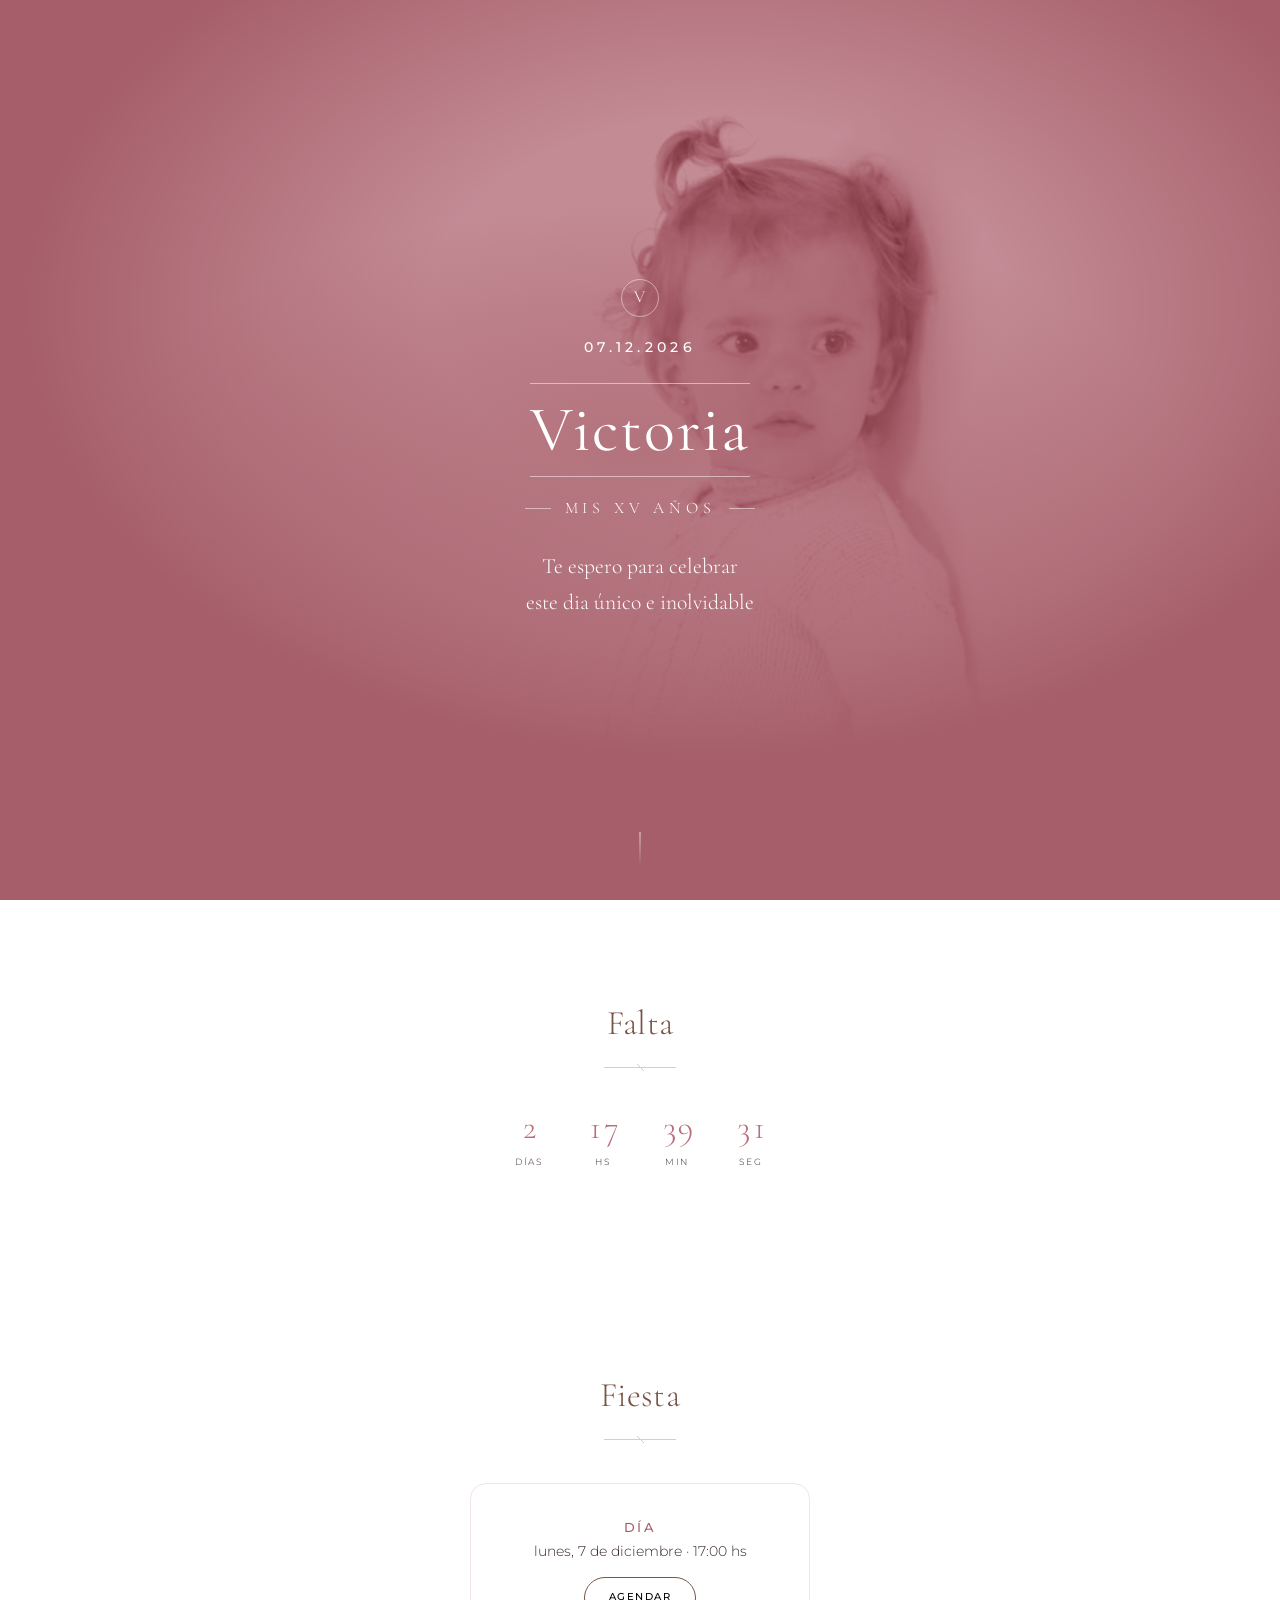
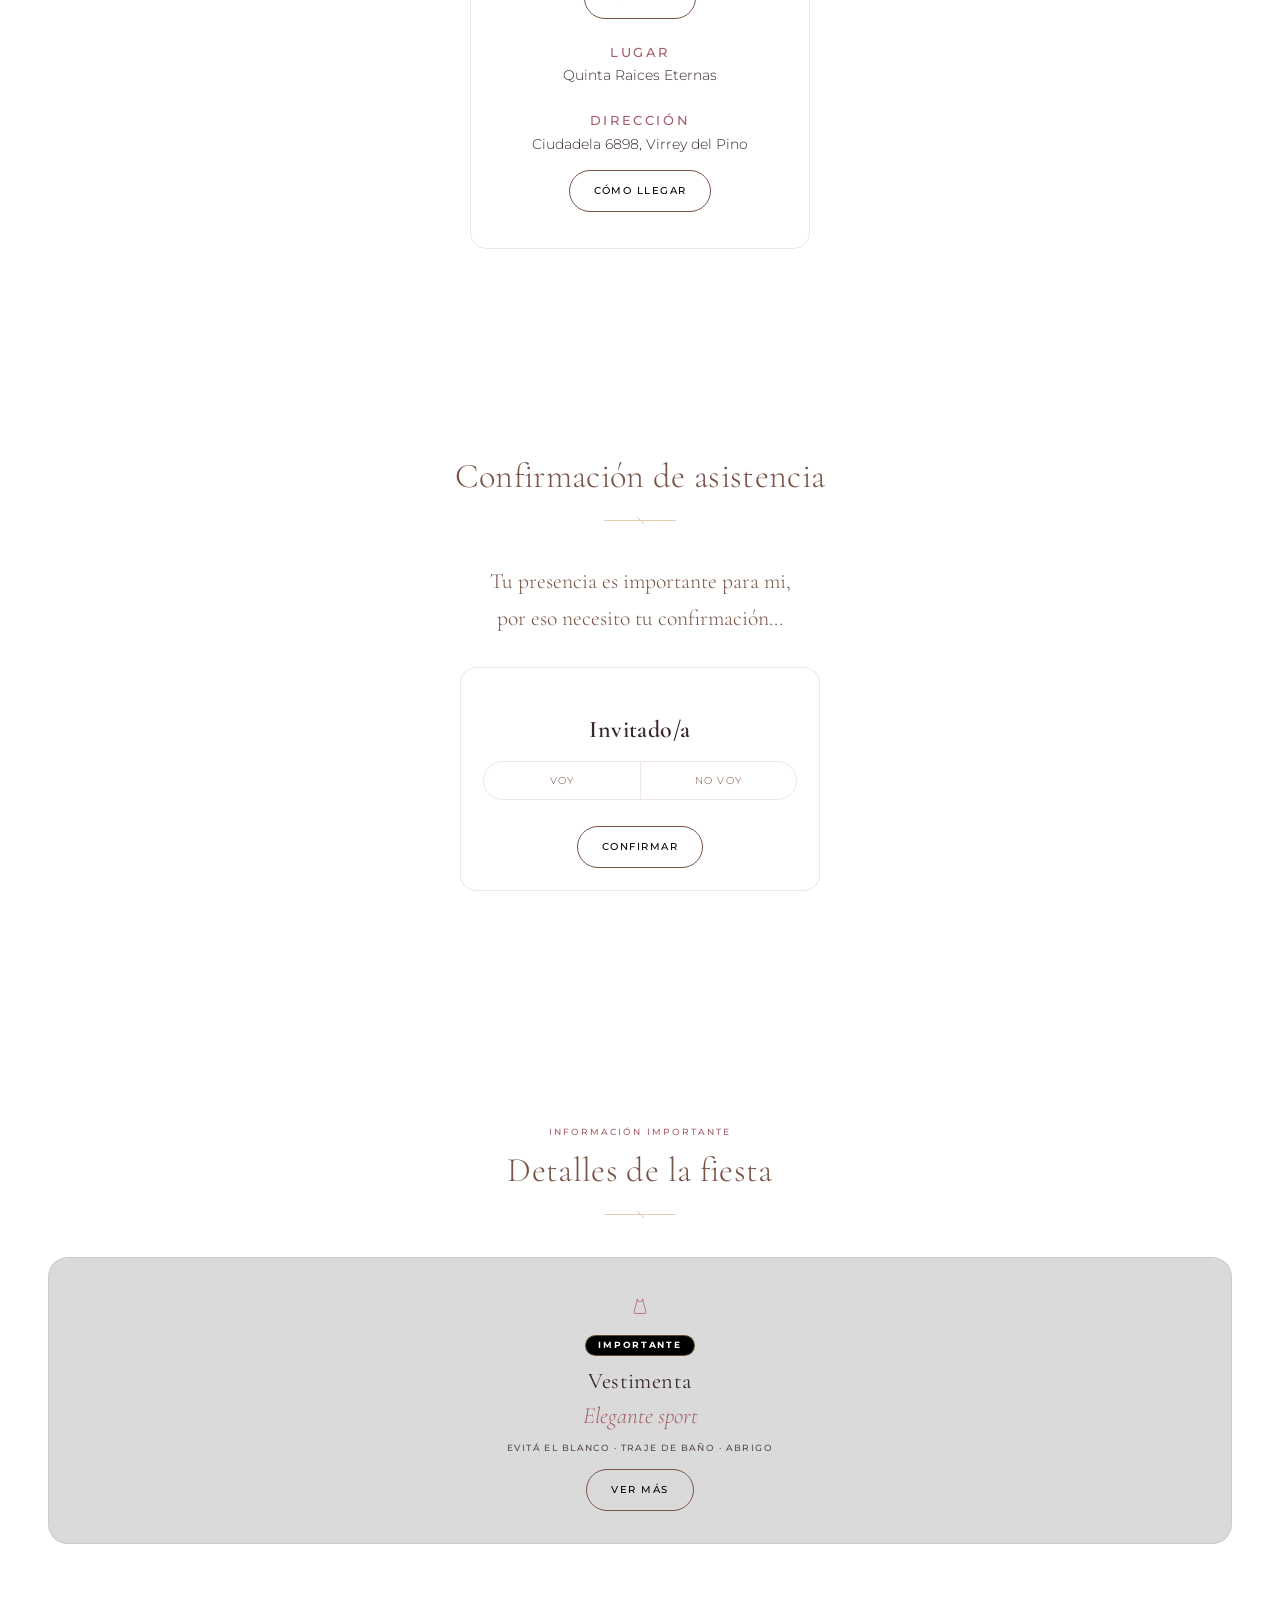
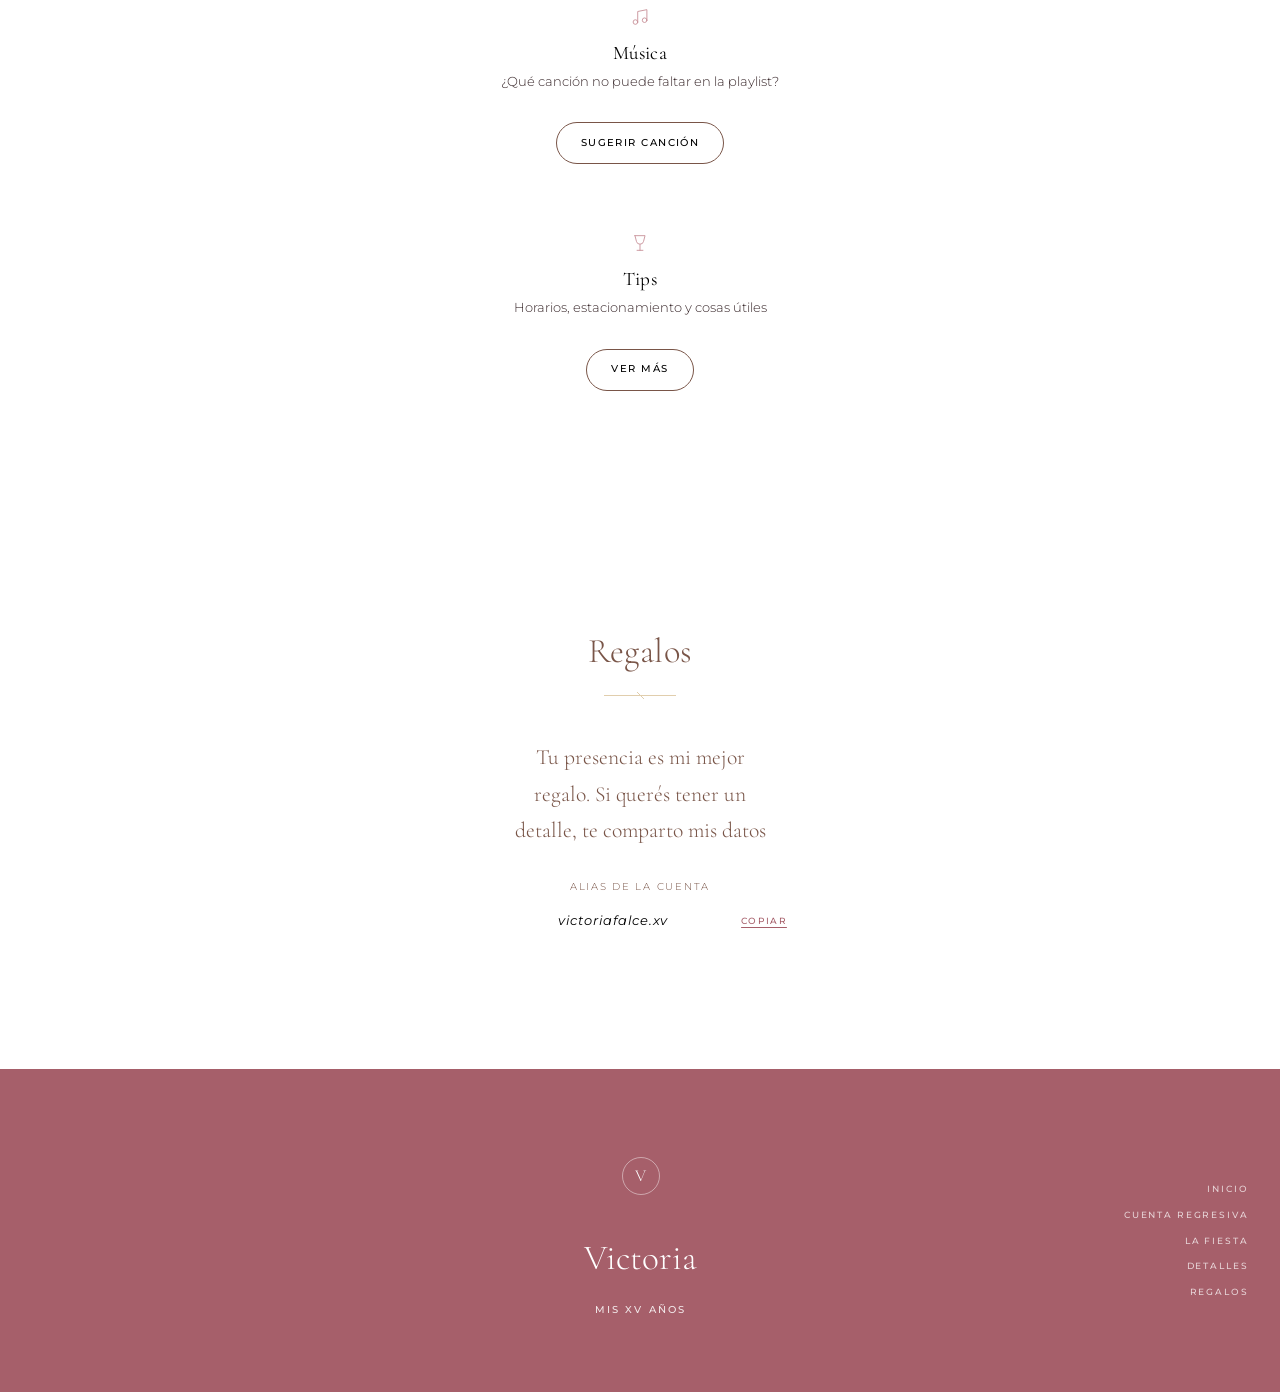
<file: index.html>
<!DOCTYPE html>
<html lang="es">

<head>
  <meta charset="utf-8">
  <meta name="viewport" content="width=device-width,initial-scale=1,viewport-fit=cover">
  <title>Mis XV · Victoria</title>
  <meta name="description" content="Invitación a los XV años de Victoria.">
  <meta property="og:type" content="website">
  <meta property="og:locale" content="es_AR">
  <meta property="og:title" content="Mis XV · Victoria">
  <meta property="og:description" content="Invitación a los XV años de Victoria.">
  <meta property="og:url" content="https://mavixv.netlify.app/">
  <meta property="og:image" content="https://mavixv.netlify.app/viky2.jpeg">
  <meta property="og:image:type" content="image/jpeg">
  <meta property="og:image:width" content="850">
  <meta property="og:image:height" content="1280">
  <meta property="og:image:alt" content="Invitación a los XV años de Victoria">
  <meta name="twitter:card" content="summary_large_image">
  <meta name="theme-color" content="#A65F6A">
  <link rel="icon"
    href="data:image/svg+xml,%3Csvg xmlns='http://www.w3.org/2000/svg' viewBox='0 0 64 64'%3E%3Crect width='64' height='64' fill='%23A65F6A'/%3E%3Ctext x='32' y='45' font-family='Georgia,serif' font-size='38' fill='%23FFFFFF' text-anchor='middle'%3EV%3C/text%3E%3C/svg%3E">
  <link rel="preconnect" href="https://fonts.googleapis.com">
  <link rel="preconnect" href="https://fonts.gstatic.com" crossorigin>
  <link
    href="https://fonts.googleapis.com/css2?family=Cormorant+Garamond:ital,wght@0,300;0,400;0,600;1,400&family=Montserrat:wght@300;400;500&display=swap"
    rel="stylesheet">
  <link rel="stylesheet" href="styles.css">
</head>

<body>
  <main class="wrap">

    <header class="sec rosa hero" id="inicio">
      <img class="hero-fondo" src="viky2.jpeg" alt="" aria-hidden="true" width="850" height="1280" decoding="async">

      <span class="monograma" aria-hidden="true">V</span>
      <p class="fecha" id="fechaTxt"></p>
      <h1><span id="nombreTxt" class="nombre-reveal">Victoria</span></h1>
      <p class="sub">Mis XV años</p>
      <p class="txt">Te espero para celebrar este dia único e inolvidable</p>
      <p class="aviso" id="invInvalida" role="alert" hidden></p>
      <span class="scroll-cue" aria-hidden="true"></span>
    </header>

    <section class="sec palido" id="cuenta" aria-labelledby="cuentaTitulo">
      <h2 id="cuentaTitulo">Falta</h2>
      <div class="count" aria-live="off">
        <div><b id="cd">0</b><span>días</span></div>
        <div><b id="ch">0</b><span>hs</span></div>
        <div><b id="cm">0</b><span>min</span></div>
        <div><b id="cs">0</b><span>seg</span></div>
      </div>
    </section>

    <section class="sec palido" id="fiesta" aria-labelledby="fiestaTitulo">
      <h2 id="fiestaTitulo">Fiesta</h2>
      <div class="card">
        <h3 style="font-size:small">Día</h3>
        <p id="diaTxt"></p>
        <a class="btn" id="btnAgenda" target="_blank" rel="noopener">Agendar</a>
        <h3 style="font-size:small">Lugar</h3>
        <p id="lugarTxt"></p>
        <h3 style="font-size:small">Dirección</h3>
        <p id="dirTxt"></p>
        <a class="btn" id="btnMapa" target="_blank" rel="noopener">Cómo llegar</a>
      </div>
    </section>

    <section class="sec palido" id="confirmar" aria-labelledby="rsvpTitulo">
      <h2 id="rsvpTitulo">Confirmación de asistencia</h2>
      <p class="txt">Tu presencia es importante para mi, por eso necesito tu confirmación...</p>
      <form id="fRsvp" class="rsvp">
        <div id="rsvpLista"></div>
        <button class="btn" type="submit" id="btnRsvp">Confirmar</button>
      </form>
      <p class="aviso" id="rsvpMsg" role="status"></p>
    </section>

    <section class="sec palido" id="detalles" aria-labelledby="detallesTitulo">
      <p class="eyebrow">Información importante</p>
      <h2 id="detallesTitulo">Detalles de la fiesta</h2>

      <article class="card mini vestimenta">
        <div class="vestimenta-etq">
          <span class="icono" aria-hidden="true">
            <svg viewBox="0 0 24 24" fill="none" stroke="currentColor" stroke-width="1" stroke-linecap="round"
              stroke-linejoin="round">
              <path d="M9 3.5 8 8l-2.6 9.8a1 1 0 0 0 1 1.2h11.2a1 1 0 0 0 1-1.2L16 8l-1-4.5" />
              <path d="M9 3.5c0 1.6 1.3 2.6 3 2.6s3-1 3-2.6" />
            </svg>
          </span>
          <span class="etiqueta">Importante</span>
          <h3>Vestimenta</h3>
        </div>
        <div class="vestimenta-cuerpo">
          <p class="dress">Elegante sport</p>
          <p class="mini-nota">Evitá el blanco · traje de baño · abrigo</p>
          <button class="btn" data-modal="mDress">Ver más</button>
        </div>
      </article>

      <div class="grid3">
        <article class="card mini">
          <span class="icono" aria-hidden="true">
            <svg viewBox="0 0 24 24" fill="none" stroke="currentColor" stroke-width="1" stroke-linecap="round"
              stroke-linejoin="round">
              <circle cx="7" cy="17.5" r="2.5" />
              <circle cx="17" cy="15.5" r="2.5" />
              <path d="M9.5 17.5V6l10-2v11.5" />
            </svg>
          </span>
          <h3>Música</h3>
          <p>¿Qué canción no puede faltar en la playlist?</p>
          <button class="btn" data-modal="mMusica">Sugerir canción</button>
        </article>
        <article class="card mini">
          <span class="icono" aria-hidden="true">
            <svg viewBox="0 0 24 24" fill="none" stroke="currentColor" stroke-width="1" stroke-linecap="round"
              stroke-linejoin="round">
              <path d="M6.5 4h11l-1.6 6.2a4 4 0 0 1-7.8 0L6.5 4z" />
              <path d="M12 13.8V20" />
              <path d="M8.8 20h6.4" />
            </svg>
          </span>
          <h3>Tips</h3>
          <p>Horarios, estacionamiento y cosas útiles</p>
          <button class="btn" data-modal="mTips">Ver más</button>
        </article>
      </div>
    </section>

    <section class="sec palido" id="regalos" aria-labelledby="regalosTitulo">
      <h2 id="regalosTitulo">Regalos</h2>
      <p class="txt">Tu presencia es mi mejor regalo. Si querés tener un detalle, te comparto mis datos</p>
      <label class="alias" for="aliasInp">Alias de la cuenta
        <span><input id="aliasInp" type="text" readonly><button class="btn" id="btnCopiar"
            type="button">Copiar</button></span>
      </label>
      <p class="aviso" id="copiado" role="status"></p>
    </section>


    <footer class="sec rosa pie">
      <div class="pie-firma">
        <span class="monograma" aria-hidden="true">V</span>
        <p class="firma"><span id="nombreFirma">Victoria</span><br><small>Mis XV años</small></p>
      </div>
      <nav class="pie-nav" aria-label="Secciones de la invitación">
        <a href="#inicio">Inicio</a>
        <a href="#cuenta">Cuenta regresiva</a>
        <a href="#fiesta">La fiesta</a>
        <a href="#detalles">Detalles</a>
        <a href="#regalos">Regalos</a>
      </nav>
    </footer>

  </main>

  <div class="cta-fija" id="ctaFija">
    <a class="btn" href="#confirmar">Ir a confirmar asistencia</a>
  </div>

  <dialog id="mMusica">
    <form method="dialog" class="cerrar"><button aria-label="Cerrar">✕</button></form>
    <h3>Sugerir canción</h3>
    <form id="fMusica">
      <label>Canción<input name="cancion" required maxlength="80"></label>
      <label>Artista<input name="artista" required maxlength="80"></label>
      <button class="btn" type="submit">Enviar sugerencia</button>
    </form>
    <p class="aviso" id="musicaMsg" role="status"></p>
  </dialog>

  <dialog id="mDress">
    <form method="dialog" class="cerrar"><button aria-label="Cerrar">✕</button></form>
    <h3>Dress code</h3>
    <p>Elegante sport, evitá usar color BLANCO, un traje de baño y abrigo para mas tarde.</p>
  </dialog>

  <dialog id="mTips">
    <form method="dialog" class="cerrar"><button aria-label="Cerrar">✕</button></form>
    <h3>Tips</h3>
    <p>Llegá a horario para el recibimiento y no perderte lo mas importante, recordá que hay pileta y llevá abrigo
      por si refresca.</p>
  </dialog>

  <div class="toast" id="aviso" role="status" aria-live="polite"></div>

  <script src="token.js"></script>
  <script src="app.js"></script>
</body>

</html>
</file>
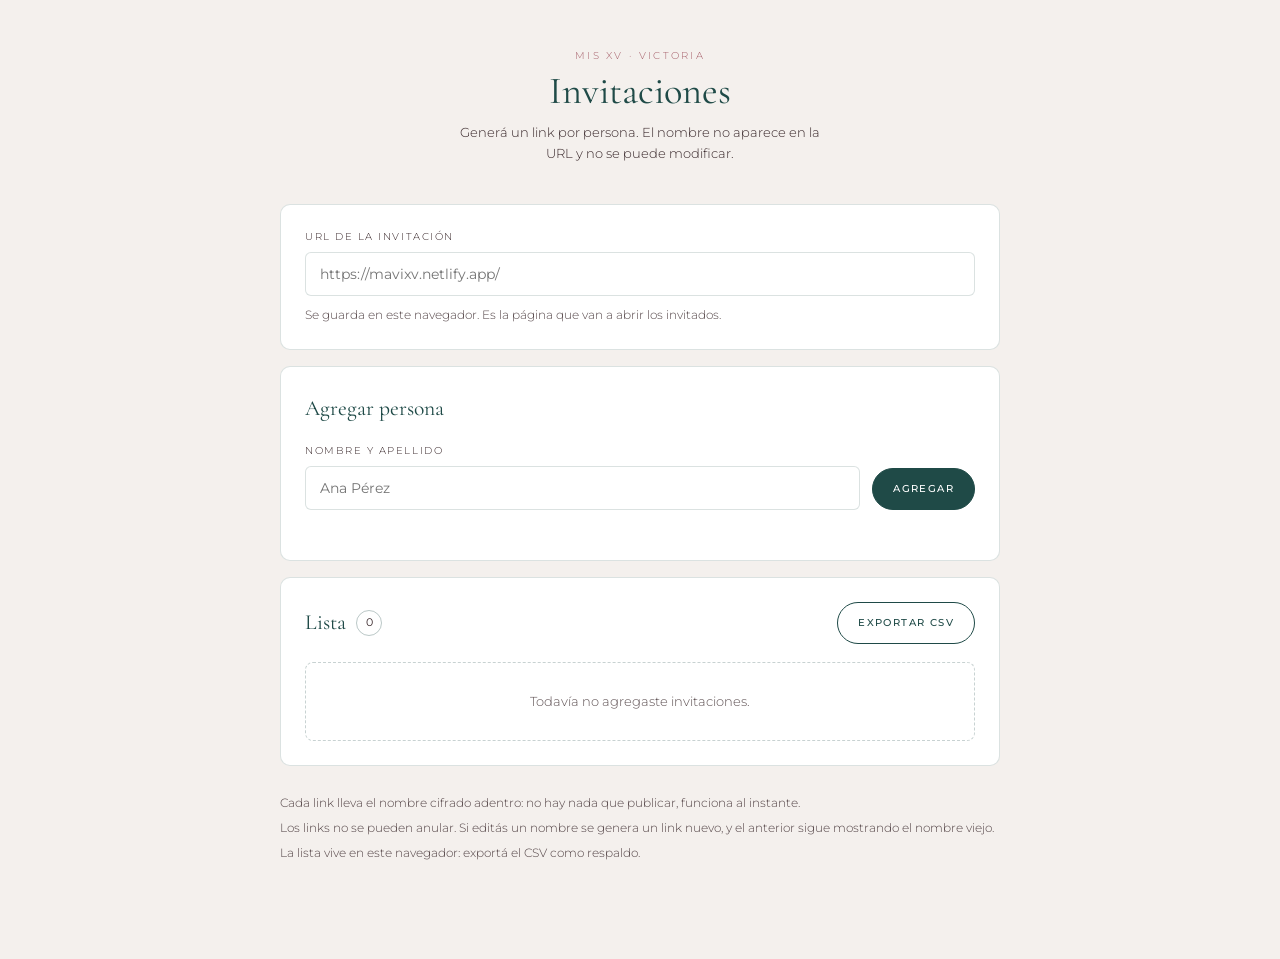
<file: vikyad.html>
<!DOCTYPE html>
<html lang="es">

<head>
  <meta charset="utf-8">
  <meta name="viewport" content="width=device-width,initial-scale=1">
  <meta name="robots" content="noindex,nofollow">
  <title>Panel de invitaciones</title>
  <link rel="preconnect" href="https://fonts.googleapis.com">
  <link rel="preconnect" href="https://fonts.gstatic.com" crossorigin>
  <link
    href="https://fonts.googleapis.com/css2?family=Cormorant+Garamond:wght@400;600&family=Montserrat:wght@300;400;500&display=swap"
    rel="stylesheet">
  <link rel="stylesheet" href="admin.css">
</head>

<body>
  <main class="panel">
    <header class="encabezado">
      <p class="marca">Mis XV · Victoria</p>
      <h1>Invitaciones</h1>
      <p class="sub">Generá un link por persona. El nombre no aparece en la URL y no se puede modificar.</p>
    </header>

    <section class="bloque">
      <label class="campo" for="base">
        <span>URL de la invitación</span>
        <input id="base" type="text" placeholder="https://mavixv.netlify.app/" autocomplete="off" spellcheck="false">
      </label>
      <p class="ayuda">Se guarda en este navegador. Es la página que van a abrir los invitados.</p>
    </section>

    <section class="bloque">
      <h2>Agregar persona</h2>
      <form id="fAlta" class="alta" autocomplete="off">
        <label class="campo" for="nombre">
          <span>Nombre y apellido</span>
          <input id="nombre" name="nombre" required maxlength="60" placeholder="Ana Pérez">
        </label>
        <button class="btn primario" type="submit">Agregar</button>
      </form>
      <p class="aviso" id="altaMsg" role="status"></p>
    </section>

    <section class="bloque">
      <div class="bloque-cabecera">
        <h2>Lista <span class="contador" id="contador">0</span></h2>
        <div class="acciones">
          <button class="btn" id="btnCsv" type="button">Exportar CSV</button>
        </div>
      </div>
      <p class="vacio" id="vacio">Todavía no agregaste invitaciones.</p>
      <ul class="lista" id="lista"></ul>
    </section>

    <footer class="pie-panel">
      <p>Cada link lleva el nombre cifrado adentro: no hay nada que publicar, funciona al instante.</p>
      <p>Los links no se pueden anular. Si editás un nombre se genera un link nuevo, y el anterior sigue mostrando el
        nombre viejo.</p>
      <p>La lista vive en este navegador: exportá el CSV como respaldo.</p>
    </footer>
  </main>

  <div class="toast" id="toast" role="status" aria-live="polite"></div>

  <script src="token.js"></script>
  <script src="vikyad.js"></script>
</body>

</html>
</file>
<file: styles.css>
/* ===== Tokens ===== */
:root {
    --rosa: #B76E79;
    --rosa-osc: #A65F6A;
    --verde: #1f4a47;
    --gris: #38272A;
    --blanco: #FFFFFF;
    --fondo: #F4F0ED;
    --linea: rgba(31, 74, 71, .16);
    --linea-fuerte: rgba(31, 74, 71, .3);
    --linea-clara: rgba(255, 255, 255, .5);
    --linea-rosa: rgba(183, 110, 121, .18);
    --champagne: #C9A66B;
    --serif: "Cormorant Garamond", Georgia, serif;
    --sans: "Montserrat", system-ui, sans-serif;
    --radio: 2px;
}

* {
    box-sizing: border-box;
    margin: 0;
}

html {
    scroll-behavior: smooth;
    -webkit-text-size-adjust: 100%;
}

body {
    background: var(--fondo);
    color: var(--verde);
    font-family: var(--sans);
    font-weight: 300;
    font-size: 14px;
    line-height: 1.7;
    -webkit-font-smoothing: antialiased;
    text-rendering: optimizeLegibility;
}

.wrap {
    position: relative;
    margin: 0 auto;
    background: var(--blanco);
    box-shadow: 0 10px 40px rgba(56, 39, 42, .07);
    overflow: hidden;
}

@media (max-width: 520px) {
    .wrap {
        box-shadow: none;
    }
}

.sec {
    position: relative;
    padding: 96px 32px;
    text-align: center;
}

@media (min-width: 700px) {
    .sec {
        padding: 104px 48px;
    }
}

.rosa {
    background: var(--rosa-osc);
    color: var(--blanco);
}

.palido {
    background: var(--blanco);
    color: var(--verde);
}

/* ===== Tipografía ===== */
h1,
h2,
h3,
.firma,
.count b,
.hash {
    font-family: var(--serif);
    font-weight: 400;
    line-height: 1.15;
}

h2 {
    font-size: 2.15rem;
    font-weight: 300;
    letter-spacing: .01em;
    margin-bottom: 40px;
    text-wrap: balance;
}

h2::after {
    content: "";
    display: block;
    width: 72px;
    height: 7px;
    margin: 20px auto 0;
    background:
        linear-gradient(var(--champagne), var(--champagne)) center / 72px 1px no-repeat,
        linear-gradient(45deg, transparent 44%, var(--champagne) 44% 56%, transparent 56%) center / 7px 7px no-repeat;
    opacity: .55;
}

h3 {
    font-size: 1.05rem;
    font-weight: 600;
    letter-spacing: .04em;
    margin-bottom: 4px;
    color: var(--verde);
}

p {
    font-size: .88rem;
}

.txt {
    max-width: 32ch;
    margin: 0 auto;
    font-family: var(--serif);
    font-size: 1.35rem;
    font-style: normal;
    line-height: 1.7;
    opacity: .9;
    text-wrap: balance;
}

.rosa .txt {
    opacity: 1;
}

/* ===== Hero ===== */
.hero {
    min-height: 100vh;
    min-height: 100svh;
    display: flex;
    flex-direction: column;
    align-items: center;
    justify-content: center;
    padding-top: 96px;
    padding-bottom: 96px;
}

.hero .fecha {
    font-size: .9rem;
    font-weight: 500;
    letter-spacing: .3em;
    text-transform: uppercase;
}

.hero h1 {
    margin: 24px 0 18px;
}

.hero h1 span {
    display: inline-block;
    font-size: clamp(2.9rem, 13vw, 4rem);
    line-height: 1.05;
    padding: 12px 0;
    border-block: 1px solid var(--linea-clara);
    letter-spacing: .03em;
}


@supports ((background-clip: text) or (-webkit-background-clip: text)) {
    .nombre-reveal {
        animation: nombre-reveal 1.6s cubic-bezier(.22, .61, .36, 1) .2s 1 both;
    }

    @keyframes nombre-reveal {
        from {
            opacity: 0;
            letter-spacing: .12em;
            transform: translateY(8px);
        }

        to {
            opacity: 1;
            letter-spacing: .03em;
            transform: none;
        }
    }
}


.hero .sub {
    display: flex;
    align-items: center;
    justify-content: center;
    gap: 14px;
    font-family: var(--serif);
    font-size: 1rem;
    letter-spacing: .3em;
    text-transform: uppercase;
}

.hero .sub::before,
.hero .sub::after {
    content: "";
    width: 26px;
    height: 1px;
    flex: none;
    background: rgba(255, 255, 255, .5);
}

.hero .txt {
    margin-top: 26px;
    max-width: 28ch;
}

.scroll-cue {
    position: absolute;
    bottom: 34px;
    left: 50%;
    width: 1px;
    height: 34px;
    background: linear-gradient(to bottom, rgba(255, 255, 255, .8), transparent);
    transform: translateX(-50%);
    animation: cue 3.6s ease-in-out infinite;
}

@keyframes cue {

    0%,
    100% {
        opacity: .2;
        transform: translate(-50%, 0);
    }

    50% {
        opacity: .9;
        transform: translate(-50%, 8px);
    }
}

/* Foto de fondo del hero: duotono cálido fundido con el rosa */
.hero-fondo {
    position: absolute;
    inset: 0;
    z-index: 0;
    width: 100%;
    height: 100%;
    object-fit: cover;
    object-position: 56% 12%;
    opacity: .75;
    mix-blend-mode: soft-light;
    filter: grayscale(1) contrast(1.55) brightness(.98);
    -webkit-mask-image: radial-gradient(54% 50% at 56% 34%, #000 42%, transparent 100%);
    mask-image: radial-gradient(54% 50% at 56% 34%, #000 42%, transparent 100%);
    pointer-events: none;
}

/* El contenido del hero queda por encima de la foto */
.hero>*:not(.hero-fondo):not(.scroll-cue) {
    position: relative;
    z-index: 1;
}

/* Halo rosa detrás del texto, para que el título siempre se lea */
.hero::after {
    content: "";
    position: absolute;
    inset: 0;
    z-index: 0;
    pointer-events: none;
    background: radial-gradient(52% 34% at 50% 50%,
            rgba(166, 95, 106, .55) 0%,
            rgba(166, 95, 106, .25) 50%,
            rgba(166, 95, 106, 0) 80%);
}

@media (max-width: 559px) {
    .hero-fondo {
        opacity: .7;
        object-position: 54% 50%;
    }
}

/* ===== Cuenta regresiva ===== */
.count {
    display: flex;
    justify-content: center;
}

.count div {
    display: flex;
    flex-direction: column;
    align-items: center;
    min-width: 74px;
    padding: 0 14px;
    border-left: 1px solid var(--linea-champagne);
}

.count div:first-child {
    border-left: 0;
}

.count b {
    font-size: 2.1rem;
    line-height: 1;
    font-weight: 300;
    color: var(--rosa);
    font-variant-numeric: tabular-nums;
}

.count span {
    margin-top: 9px;
    font-size: .56rem;
    letter-spacing: .2em;
    text-transform: uppercase;
    color: var(--gris);
}

/* ===== Botones ===== */
.btn {
    display: inline-flex;
    align-items: center;
    justify-content: center;
    min-height: 42px;
    padding: 10px 24px;
    border: 1px solid #795548;
    border-radius: 999px;
    background: transparent;
    color: black;
    font: 500 .64rem/1 var(--sans);
    letter-spacing: .14em;
    text-transform: uppercase;
    text-decoration: none;
    cursor: pointer;
    transition: background .25s ease, color .25s ease, border-color .25s ease, transform .15s ease;
}

.btn:hover {
    background: rgba(31, 74, 71, .07);
    border-color: #795548;
    color: var(--verde);
}

.btn:active {
    transform: scale(.97);
}

.btn:disabled {
    opacity: .55;
    cursor: wait;
}

.rosa .btn {
    border-color: var(--linea-clara);
    color: var(--blanco);
}

.rosa .btn:hover {
    background: rgba(255, 255, 255, .14);
    border-color: var(--blanco);
    color: var(--blanco);
}

:focus-visible {
    outline: 2px solid var(--rosa-osc);
    outline-offset: 3px;
}

::selection {
    background: rgba(183, 110, 121, .22);
    color: inherit;
}

/* ===== Card de fiesta ===== */
.card {
    max-width: 340px;
    margin: 0 auto;
    padding: 36px 28px;
    border: 1px solid var(--linea-rosa);
    border-radius: 1rem;
    transition: transform .2s ease, box-shadow .2s ease;
}

.card:not(.mini):hover {
    transform: translateY(-2px);
    box-shadow: 0 8px 24px rgba(56, 39, 42, .05);
}

.card h3 {
    margin-top: 26px;
    font-family: var(--sans);
    font-size: .58rem;
    font-weight: 500;
    letter-spacing: .2em;
    text-transform: uppercase;
    color: var(--rosa-osc);
}

.card h3:first-child {
    margin-top: 0;
}

.card p {
    margin-top: 6px;
    font-family: var(--sans);
    font-size: 0.90rem;
    line-height: 1.5;
    color: var(--gris);
}

.card .btn {
    margin-top: 14px;
}

/* ===== Detalles (lista minimal) ===== */
.grid3 {
    display: grid;
    border-block: 1px solid var(--linea-champagne);
}

.mini {
    max-width: none;
    padding: 34px 8px;
    border: 0;
    border-radius: 0;
}

.mini+.mini {
    border-top: 1px solid var(--linea-champagne);
}

.mini h3 {
    margin: 0 0 6px;
    font-family: var(--serif);
    font-size: 1.2rem;
    font-weight: 400;
    letter-spacing: .02em;
    text-transform: none;
    color: black;
}

.mini p {
    margin-bottom: 16px;
    font-family: var(--sans);
    font-size: .84rem;
    line-height: 1.65;
    color: var(--gris);
}

/* ===== Detalles: vestimenta destacada ===== */
#detalles .eyebrow {
    margin-bottom: 14px;
    font: 500 .58rem/1 var(--sans);
    letter-spacing: .22em;
    text-transform: uppercase;
    color: var(--rosa-osc);
}

#detalles .vestimenta {
    margin-bottom: 28px;
    padding: 38px 24px 32px;
    border: 1px solid var(--linea-rosa);
    border-radius: 1.25rem;
    background: rgb(170 170 170 / 44%);
}

#detalles .vestimenta .icono {
    opacity: 1;
}

#detalles .vestimenta .etiqueta {
    background: black;
    display: inline-block;
    margin-bottom: 12px;
    padding: 5px 12px;
    border: 1px solid rgba(201, 166, 107, .45);
    border-radius: 999px;
    font: 500 .54rem / 1 var(--sans);
    letter-spacing: .2em;
    text-transform: uppercase;
    color: #ffffff;
    font-weight: bold;
}

#detalles .vestimenta h3 {
    margin: 0 0 8px;
    font-size: 1.4rem;
    color: var(--gris);
}

#detalles .vestimenta .dress {
    margin: 0 auto;
    font-family: var(--serif);
    font-style: italic;
    font-size: 1.45rem;
    line-height: 1.3;
    color: var(--rosa-osc);
}

#detalles .vestimenta .mini-nota {
    margin-top: 8px;
    margin-bottom: 0;
    font: 500 .56rem/1.7 var(--sans);
    letter-spacing: .16em;
    text-transform: uppercase;
    color: var(--gris);
    opacity: .8;
}

/* ===== RSVP ===== */
.rsvp {
    max-width: 360px;
    margin: 30px auto 0;
    padding: 26px 22px 22px;
    border: 1px solid var(--linea-rosa);
    border-radius: 1rem;
    background: var(--blanco);
}

.rsvp>div {
    display: grid;
    gap: 0;
    margin-bottom: 22px;
}

.persona {
    padding: 16px 0;
    border: 0;
    border-bottom: 1px solid var(--linea-rosa);
    border-radius: 0;
    text-align: left;
}

.persona:last-child {
    border-bottom: 0;
    padding-bottom: 4px;
}

.persona b {
    display: block;
    margin-bottom: 10px;
    font-family: var(--serif);
    font-weight: 600;
    font-size: 1.50rem;
    letter-spacing: .02em;
    text-align-last: center;
    color: #38272A;
}

.opc {
    display: flex;
    gap: 0;
    border: 1px solid var(--linea-rosa);
    border-radius: 999px;
    overflow: hidden;
}

.opc label {
    flex: 1;
    cursor: pointer;
    position: relative;
}

.opc input {
    position: absolute;
    opacity: 0;
    width: 0;
    padding: 0;
    border: 0;
}

.opc span {
    display: block;
    padding: 10px 6px;
    border: 0;
    border-radius: 0;
    font-size: .64rem;
    letter-spacing: .12em;
    text-transform: uppercase;
    text-align: center;
    transition: background .2s ease, color .2s ease;
}

.opc label+label span {
    border-left: 1px solid var(--linea-rosa);
}

.opc input:checked+span {
    background: rgba(31, 74, 71, .08);
    color: black;
    font-weight: 500;
}

.opc input:focus-visible+span {
    outline: 2px solid #38272A;
    outline-offset: 2px;
}

.rosa .persona {
    border-color: var(--linea-clara);
}

.rosa .opc {
    border-color: var(--linea-clara);
}

.rosa .opc label+label span {
    border-left-color: var(--linea-clara);
}

.rosa .opc span {
    border-color: var(--linea-clara);
}

.rosa .opc input:checked+span {
    background: rgba(255, 255, 255, .18);
    border-color: transparent;
    color: var(--blanco);
}

.rosa .opc input:focus-visible+span {
    outline-color: var(--blanco);
}

.aviso {
    min-height: 1.4em;
    margin-top: 12px;
    font-size: .74rem;
    letter-spacing: .03em;
    color: #38272A;
}

.rosa .aviso {
    color: var(--blanco);
}

/* ===== Regalos ===== */
.alias {
    display: block;
    margin-top: 30px;
    font-size: .6rem;
    letter-spacing: .18em;
    text-transform: uppercase;
    color: var(--gris);
}

.alias span {
    display: flex;
    gap: 8px;
    justify-content: center;
    align-items: center;
    margin-top: 10px;
}

.alias input {
    max-width: 240px;
    padding: 8px 4px;
    border: 0;
    border-bottom: 1px solid var(--linea-champagne);
    border-radius: 0;
    background: transparent;
    font-family: var(--sans);
    font-size: 0.80rem;
    font-style: italic;
    letter-spacing: .06em;
    color: black;
    text-align: center;
}

.alias input:focus {
    outline: 0;
    border-bottom-color: var(--rosa-osc);
}

.alias .btn {
    min-height: 0;
    padding: 2px 0;
    border: 0;
    background: none;
    font-size: .58rem;
    letter-spacing: .14em;
    color: var(--rosa-osc);
    text-decoration: underline;
    text-underline-offset: 3px;
    text-decoration-thickness: 1px;
}

.alias .btn:hover {
    background: none;
    border-color: transparent;
    color: var(--verde);
}

input {
    font: 400 .88rem var(--sans);
    padding: 11px 14px;
    border: 1px solid var(--linea);
    border-radius: var(--radio);
    background: var(--blanco);
    color: var(--verde);
    width: 100%;
}

input:focus {
    outline: 2px solid currentColor;
    outline-offset: 1px;
}

/* ===== Instagram ===== */
.hash {
    font-size: 2.4rem;
    letter-spacing: .01em;
    color: var(--rosa);
    margin: 22px 0 12px;
}

/* ===== Footer ===== */
.pie {
    padding: 88px 32px 68px;
}

.pie-firma {
    text-align: center;
}

/* El color de la firma se fija acá: la animación .rev pinta los hijos del .sec */
.pie-firma .firma,
.pie .monograma {
    color: var(--blanco);
}

.pie-nav {
    display: flex;
    flex-wrap: wrap;
    justify-content: center;
    gap: 8px 20px;
    margin-top: 40px;
}

.pie-nav a {
    color: var(--blanco);
    font-size: .58rem;
    font-weight: 500;
    letter-spacing: .2em;
    text-transform: uppercase;
    text-decoration: none;
    opacity: .72;
    transition: opacity .2s ease;
}

.pie-nav a:hover {
    opacity: 1;
    text-decoration: underline;
    text-underline-offset: 4px;
}

.pie-nav a:focus-visible {
    opacity: 1;
    outline: 2px solid var(--blanco);
    outline-offset: 4px;
}

@media (min-width: 700px) {
    .pie {
        display: grid;
        grid-template-columns: 1fr auto 1fr;
        align-items: center;
        gap: 32px;
    }

    .pie-firma {
        grid-column: 2;
    }

    .pie-nav {
        grid-column: 3;
        flex-direction: column;
        align-items: flex-end;
        gap: 10px;
        margin-top: 0;
    }
}

/* Deja lugar para la barra fija de confirmación al llegar al final */
@media (max-width: 559px) {
    .pie {
        padding-bottom: calc(68px + 72px + env(safe-area-inset-bottom));
    }
}

.firma {
    font-size: 2.2rem;
    font-weight: 300;
    line-height: 1.25;
}

.firma::before {
    content: "";
    display: block;
    width: 40px;
    height: 1px;
    margin: 0 auto 22px;
    background: var(--linea-champagne);
}

.firma small {
    display: inline-block;
    margin-top: 10px;
    font-family: var(--sans);
    font-size: .6rem;
    font-weight: 500;
    letter-spacing: .22em;
    text-transform: uppercase;
    opacity: .85;
}

/* ===== Modales ===== */
dialog {
    width: min(92vw, 400px);
    margin: auto;
    padding: 36px 28px 30px;
    border: 1px solid var(--linea-rosa);
    border-radius: 1rem;
    background: var(--blanco);
    color: #795548;
    text-align: center;
    box-shadow: 0 30px 80px rgba(56, 39, 42, .22);
    animation: pop .25s ease;
}

dialog::backdrop {
    background: rgba(223, 182, 209, 0.37);
    backdrop-filter: blur(3px);
}

dialog h3 {
    font-size: 1.35rem;
    font-weight: 400;
    margin-bottom: 4px;
    color: black;
}

dialog p {
    margin-top: 12px;
    color: var(--gris);
    font-size: .86rem;
}

dialog label {
    display: block;
    margin-top: 16px;
    text-align: left;
    font-size: .6rem;
    letter-spacing: .14em;
    text-transform: uppercase;
    color: var(--gris);
}

dialog label input {
    margin-top: 6px;
    border-radius: 2rem;
}

dialog .btn {
    margin-top: 24px;
}

.cerrar {
    position: absolute;
    top: 8px;
    right: 10px;
}

.cerrar button {
    width: 36px;
    height: 36px;
    border: 0;
    border-radius: 50%;
    background: none;
    color: var(--gris);
    font-size: 1rem;
    cursor: pointer;
    transition: background .2s ease;
}

.cerrar button:hover {
    background: rgba(31, 74, 71, .06);
}

@keyframes pop {
    from {
        opacity: 0;
        transform: translateY(12px) scale(.98);
    }
}

/* ===== Aparición progresiva ===== */
.js .rev {
    opacity: 0;
    transform: translateY(10px);
    transition: opacity .7s ease, transform .7s ease;
    will-change: opacity, transform;
}

.js .rev.in {
    opacity: 1;
    transform: none;
    color: #795548;
}

/* ===== CTA fija (mobile) ===== */
.cta-fija {
    position: fixed;
    left: 0;
    right: 0;
    bottom: 0;
    z-index: 20;
    display: flex;
    justify-content: center;
    padding: 10px 16px calc(10px + env(safe-area-inset-bottom));
    background: rgba(255, 255, 255, .92);
    backdrop-filter: blur(10px);
    border-top: 1px solid var(--linea);
    transform: translateY(110%);
    transition: transform .3s ease;
}

.cta-fija.visible {
    transform: none;
}

.cta-fija .btn {
    width: 100%;
    max-width: 448px;
    margin: 0;
    background: black;
    border-color: black;
    color: var(--blanco);
}

.cta-fija .btn:hover {
    background: var(--rosa-osc);
    border-color: var(--rosa-osc);
}

@media (min-width: 560px) {
    .cta-fija {
        display: none;
    }
}

/* ===== Ornamentos ===== */
.monograma {
    display: inline-grid;
    place-items: center;
    width: 38px;
    height: 38px;
    margin-bottom: 18px;
    border: 1px solid rgba(255, 255, 255, .45);
    border-radius: 50%;
    font-family: var(--serif);
    font-size: 1.05rem;
    line-height: 1;
    letter-spacing: .04em;
}

.icono {
    display: block;
    width: 22px;
    height: 22px;
    margin: 0 auto 14px;
    color: var(--rosa);
    opacity: .75;
}

.icono svg {
    display: block;
    width: 100%;
    height: 100%;
}

/* ===== Toast ===== */
.toast {
    position: fixed;
    left: 50%;
    bottom: 24px;
    z-index: 30;
    max-width: calc(100vw - 32px);
    transform: translate(-50%, 20px);
    padding: 11px 20px;
    border-radius: 999px;
    background: #38272A;
    color: var(--blanco);
    font-size: .72rem;
    letter-spacing: .04em;
    text-align: center;
    opacity: 0;
    pointer-events: none;
    transition: opacity .25s ease, transform .25s ease;
}

.toast.visible {
    opacity: 1;
    transform: translate(-50%, 0);
}

@media (max-width: 559px) {
    .toast {
        bottom: calc(78px + env(safe-area-inset-bottom));
    }
}

/* ===== Movimiento reducido ===== */
@media (prefers-reduced-motion: reduce) {
    html {
        scroll-behavior: auto;
    }

    .scroll-cue {
        animation: none;
        opacity: .4;
    }

    .js .rev {
        opacity: 1;
        transform: none;
        transition: none;
    }

    dialog {
        animation: none;
    }

    .btn,
    .opc span,
    .cta-fija,
    .toast {
        transition: none;
    }

    .nombre-reveal {
        -webkit-text-fill-color: currentColor;
        background: none;
        filter: none;
        animation: none;
    }
}
</file>
<file: admin.css>
/* ===== Tokens (mismos que la invitación) ===== */
:root {
    --rosa: #B76E79;
    --rosa-osc: #A65F6A;
    --verde: #1f4a47;
    --gris: #38272A;
    --blanco: #FFFFFF;
    --fondo: #F4F0ED;
    --linea: rgba(31, 74, 71, .16);
    --linea-fuerte: rgba(31, 74, 71, .3);
    --serif: "Cormorant Garamond", Georgia, serif;
    --sans: "Montserrat", system-ui, sans-serif;
    --radio: 6px;
}

* {
    box-sizing: border-box;
    margin: 0;
}

body {
    background: var(--fondo);
    color: var(--verde);
    font-family: var(--sans);
    font-weight: 300;
    font-size: 14px;
    line-height: 1.65;
    -webkit-font-smoothing: antialiased;
}

.panel {
    max-width: 760px;
    margin: 0 auto;
    padding: 48px 20px 96px;
}

/* ===== Encabezado ===== */
.encabezado {
    margin-bottom: 40px;
    text-align: center;
}

.marca {
    font-size: .6rem;
    letter-spacing: .24em;
    text-transform: uppercase;
    color: var(--rosa-osc);
}

h1 {
    font-family: var(--serif);
    font-weight: 400;
    font-size: 2.4rem;
    line-height: 1.1;
    margin-top: 6px;
}

h2 {
    font-family: var(--serif);
    font-weight: 400;
    font-size: 1.35rem;
    display: flex;
    align-items: center;
    gap: 10px;
}

.sub {
    max-width: 40ch;
    margin: 10px auto 0;
    font-size: .8rem;
    color: var(--gris);
}

/* ===== Bloques ===== */
.bloque {
    padding: 24px;
    margin-bottom: 16px;
    background: var(--blanco);
    border: 1px solid var(--linea);
    border-radius: 10px;
}

.bloque-cabecera {
    display: flex;
    flex-wrap: wrap;
    align-items: center;
    justify-content: space-between;
    gap: 14px;
    margin-bottom: 18px;
}

.contador {
    display: inline-grid;
    place-items: center;
    min-width: 26px;
    height: 26px;
    padding: 0 8px;
    border: 1px solid var(--linea-fuerte);
    border-radius: 999px;
    font-family: var(--sans);
    font-size: .68rem;
    color: var(--gris);
}

.acciones {
    display: flex;
    flex-wrap: wrap;
    gap: 8px;
}

/* ===== Campos ===== */
.campo {
    display: block;
    font-size: .6rem;
    letter-spacing: .16em;
    text-transform: uppercase;
    color: var(--gris);
}

.campo input {
    width: 100%;
    margin-top: 7px;
    padding: 12px 14px;
    border: 1px solid var(--linea);
    border-radius: var(--radio);
    background: var(--blanco);
    color: var(--verde);
    font: 400 .9rem var(--sans);
    letter-spacing: 0;
    text-transform: none;
}

.campo input:focus {
    outline: 2px solid var(--verde);
    outline-offset: 1px;
}

.ayuda {
    margin-top: 10px;
    font-size: .72rem;
    color: var(--gris);
    opacity: .85;
}

.alta {
    display: grid;
    grid-template-columns: 1fr auto;
    align-items: end;
    gap: 12px;
    margin-top: 16px;
}

@media (max-width: 520px) {
    .alta {
        grid-template-columns: 1fr;
    }

    .alta .btn {
        width: 100%;
    }
}

/* ===== Botones ===== */
.btn {
    display: inline-flex;
    align-items: center;
    justify-content: center;
    min-height: 42px;
    padding: 10px 20px;
    border: 1px solid var(--verde);
    border-radius: 999px;
    background: transparent;
    color: var(--verde);
    font: 500 .62rem/1 var(--sans);
    letter-spacing: .14em;
    text-transform: uppercase;
    cursor: pointer;
    transition: background .2s ease, color .2s ease, border-color .2s ease, transform .12s ease;
}

.btn:hover {
    background: var(--verde);
    border-color: var(--verde);
    color: var(--blanco);
}

.btn:active {
    transform: scale(.98);
}

.btn:disabled {
    opacity: .45;
    cursor: not-allowed;
}

.btn.primario {
    background: var(--verde);
    border-color: var(--verde);
    color: var(--blanco);
}

.btn.primario:hover {
    background: var(--rosa-osc);
    border-color: var(--rosa-osc);
}

.btn.chico {
    min-height: 34px;
    padding: 8px 14px;
    font-size: .56rem;
    letter-spacing: .1em;
}

.btn.peligro {
    border-color: rgba(166, 95, 106, .5);
    color: var(--rosa-osc);
}

.btn.peligro:hover {
    background: var(--rosa-osc);
    border-color: var(--rosa-osc);
    color: var(--blanco);
}

:focus-visible {
    outline: 2px solid currentColor;
    outline-offset: 3px;
}

/* ===== Lista ===== */
.lista {
    list-style: none;
    padding: 0;
    display: grid;
    gap: 10px;
}

.fila {
    display: grid;
    grid-template-columns: minmax(140px, 1fr) minmax(0, 1.4fr) auto auto;
    align-items: center;
    gap: 10px;
    padding: 12px 14px;
    border: 1px solid var(--linea);
    border-radius: 8px;
    background: var(--blanco);
}

.fila .nombre {
    width: 100%;
    padding: 8px 10px;
    border: 1px solid transparent;
    border-radius: var(--radio);
    background: transparent;
    color: var(--verde);
    font: 500 .84rem var(--sans);
}

.fila .nombre:hover {
    border-color: var(--linea);
}

.fila .nombre:focus {
    border-color: var(--verde);
    outline: none;
}

.fila .link {
    overflow: hidden;
    text-overflow: ellipsis;
    white-space: nowrap;
    font-size: .7rem;
    color: var(--rosa-osc);
    text-decoration: none;
}

.fila .link:hover {
    text-decoration: underline;
}

.fila .link.sin-link {
    color: var(--gris);
    opacity: .6;
    font-style: italic;
}

@media (max-width: 640px) {
    .fila {
        grid-template-columns: 1fr auto;
    }

    .fila .link {
        grid-column: 1 / -1;
        order: 3;
    }
}

.vacio {
    padding: 28px 12px;
    border: 1px dashed var(--linea-fuerte);
    border-radius: 8px;
    text-align: center;
    font-size: .8rem;
    color: var(--gris);
    opacity: .8;
}

.aviso {
    min-height: 1.4em;
    margin-top: 10px;
    font-size: .74rem;
    color: var(--rosa-osc);
}

/* ===== Pie ===== */
.pie-panel {
    margin-top: 28px;
    font-size: .72rem;
    color: var(--gris);
    opacity: .85;
}

.pie-panel p+p {
    margin-top: 6px;
}

.pie-panel code {
    font-family: ui-monospace, "Cascadia Code", Consolas, monospace;
    font-size: .72rem;
    padding: 1px 5px;
    border: 1px solid var(--linea);
    border-radius: 4px;
}

/* ===== Toast ===== */
.toast {
    position: fixed;
    left: 50%;
    bottom: 24px;
    transform: translate(-50%, 20px);
    padding: 11px 20px;
    border-radius: 999px;
    background: var(--verde);
    color: var(--blanco);
    font-size: .72rem;
    letter-spacing: .04em;
    opacity: 0;
    pointer-events: none;
    transition: opacity .25s ease, transform .25s ease;
}

.toast.visible {
    opacity: 1;
    transform: translate(-50%, 0);
}

@media (prefers-reduced-motion: reduce) {
    .btn,
    .toast {
        transition: none;
    }
}
</file>
